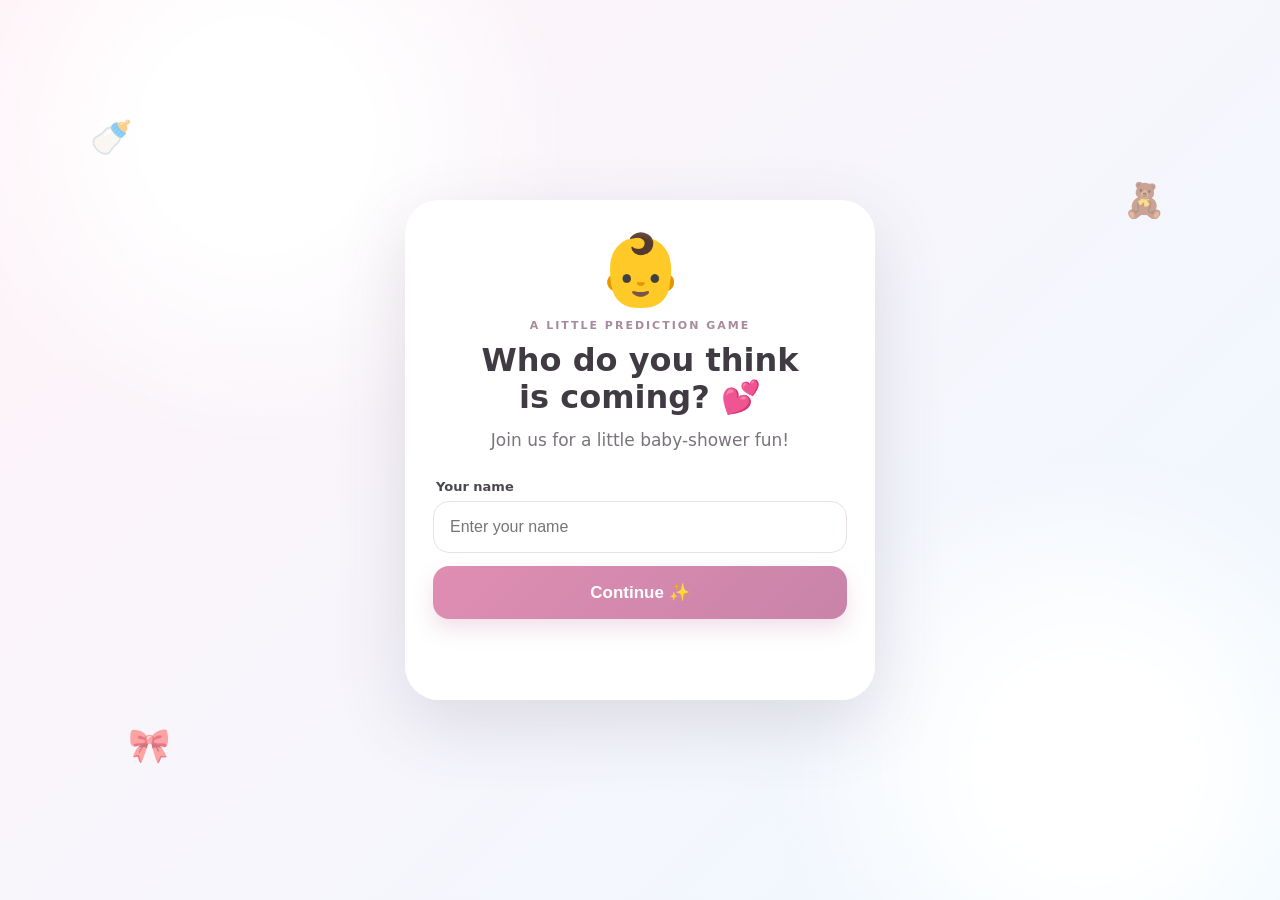
<file: index.html>
<!DOCTYPE html>
<html lang="en">
<head>
<meta charset="UTF-8">
<meta name="viewport" content="width=device-width,initial-scale=1.0">
<title>Baby Shower Prediction 💕</title>
<link rel="stylesheet" href="style.css">
</head>
<body>
<div class="float f1">🍼</div><div class="float f2">🧸</div><div class="float f3">🎀</div>
<main class="card">
  <div class="emoji">👶</div>
  <p class="eyebrow">A LITTLE PREDICTION GAME</p>
  <h1>Who do you think<br>is coming? 💕</h1>
  <p class="sub">Join us for a little baby-shower fun!</p>
  <label for="name">Your name</label>
  <input id="name" maxlength="30" placeholder="Enter your name">
  <button onclick="start()">Continue ✨</button>
  <p id="error"></p>
</main>
<script>
function start(){
 const n=document.getElementById('name').value.trim();
 if(!n){document.getElementById('error').textContent='Please enter your name 😊';return;}
 localStorage.setItem('voterName',n);
 location.href='vote.html';
}
</script>
</body>
</html>
</file>
<file: style.css>
*{box-sizing:border-box}
body{margin:0;min-height:100vh;font-family:system-ui,-apple-system,Segoe UI,sans-serif;background:linear-gradient(135deg,#fff3f8,#eef8ff);display:flex;justify-content:center;align-items:center;padding:22px;color:#4b4650;overflow:hidden}
body:before{content:"";position:fixed;inset:0;background:radial-gradient(circle at 20% 15%,#fff 0 8%,transparent 25%),radial-gradient(circle at 85% 85%,#fff 0 7%,transparent 24%);pointer-events:none}
.card{position:relative;width:min(100%,470px);background:rgba(255,255,255,.92);border:1px solid rgba(255,255,255,.9);border-radius:34px;padding:34px 27px;text-align:center;box-shadow:0 24px 70px rgba(85,75,100,.16);z-index:2;backdrop-filter:blur(8px)}
.emoji{font-size:70px;line-height:1;margin-bottom:14px}
.eyebrow{letter-spacing:2px;font-size:11px;font-weight:800;margin:0 0 10px;color:#a78b9a}
h1{font-size:32px;line-height:1.15;margin:0 0 12px;color:#403b43}
.sub{font-size:17px;color:#7b737c;margin:0 0 25px;line-height:1.5}
label{display:block;text-align:left;font-size:13px;font-weight:700;margin:0 3px 7px}
input{width:100%;border:1.5px solid #eadfe6;background:#fff;padding:16px;border-radius:16px;font-size:16px;outline:none;margin-bottom:13px}
input:focus{border-color:#e9a9c7;box-shadow:0 0 0 4px rgba(233,169,199,.15)}
button{width:100%;border:0;border-radius:16px;padding:16px;font-size:17px;font-weight:800;color:white;background:linear-gradient(135deg,#df8eb2,#c983a9);box-shadow:0 10px 20px rgba(201,131,169,.25);cursor:pointer}
#error{color:#d95c7f;font-size:13px;font-weight:600;min-height:20px}
.choices{display:grid;grid-template-columns:1fr 1fr;gap:14px;margin:24px 0 15px}
.choice{height:190px;display:flex;flex-direction:column;align-items:center;justify-content:center;gap:5px;color:#fff;border-radius:23px;padding:12px;box-shadow:none}
.choice.boy{background:linear-gradient(145deg,#76b9f5,#5595df)}
.choice.girl{background:linear-gradient(145deg,#f6a5c4,#df7ea9)}
.choice .big{font-size:57px;line-height:1}
.choice b{font-size:20px;letter-spacing:1px}
.choice small{font-size:12px;opacity:.9}
.tiny{font-size:12px;color:#9a9198}
.result-art{font-size:76px;margin:4px 0 18px;animation:bounce 1.5s infinite}
.result h1{font-size:30px}
.love{margin:25px 0 15px;padding:13px;border-radius:15px;background:#fff5f8;color:#9d6d83;font-size:13px;font-weight:700}
.again{background:#eee7ec;color:#6d626b;box-shadow:none;font-size:14px}
.float{position:fixed;font-size:34px;opacity:.55;z-index:1;animation:float 5s ease-in-out infinite}
.f1{left:7%;top:13%}.f2{right:9%;top:20%;animation-delay:1s}.f3{left:10%;bottom:15%;animation-delay:2s}
.confetti{position:fixed;top:7%;font-size:25px;color:#e7a3bd;opacity:.7;z-index:1}
@keyframes float{50%{transform:translateY(-18px) rotate(7deg)}}
@keyframes bounce{50%{transform:translateY(-9px) scale(1.05)}}
@media(max-width:390px){.card{padding:28px 19px}h1{font-size:28px}.choice{height:170px}.choice .big{font-size:48px}}
</file>
